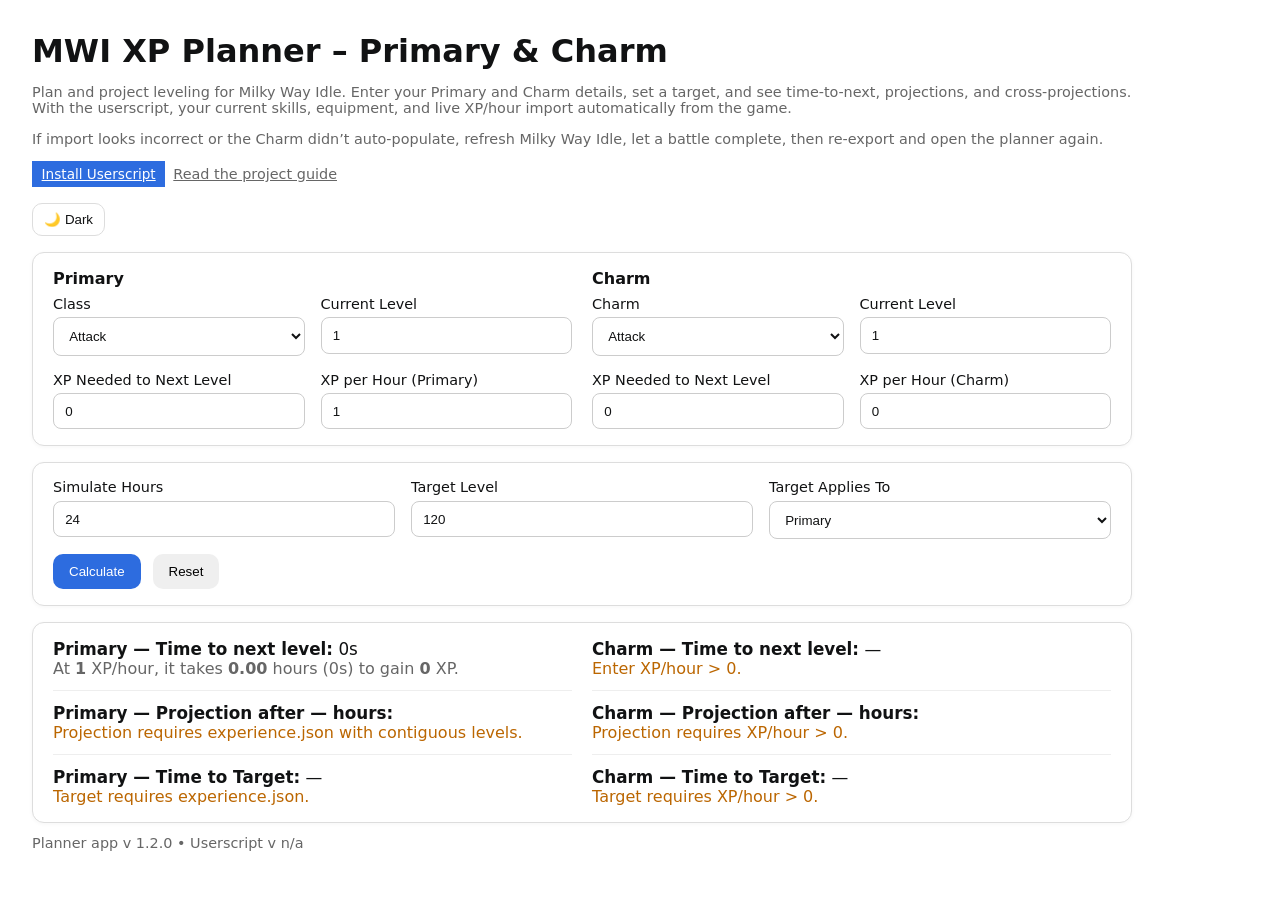
<file: index.html>
<!doctype html>
<html lang="en" data-theme="light">
<head>
  <meta charset="utf-8" />
  <title>MWI XP Planner — Primary & Charm (Target-Aware)</title>
  <meta name="viewport" content="width=device-width, initial-scale=1" />
  <link rel="stylesheet" href="styles.css" />
  <script defer src="app.js"></script>
</head>
<body>
  <div class="row header">
    <div>
      <h1>MWI XP Planner – Primary & Charm</h1>
      <p class="muted small">
        Plan and project leveling for Milky Way Idle. Enter your Primary and Charm details, set a target, and see time‑to‑next, projections, and cross‑projections. With the userscript, your current skills, equipment, and live XP/hour import automatically from the game.
      </p>
      <p class="muted small" style="margin-top:.25rem;">
        If import looks incorrect or the Charm didn’t auto‑populate, refresh Milky Way Idle, let a battle complete, then re‑export and open the planner again.
      </p>
      <div class="row" style="gap:.5rem; flex-wrap:wrap; margin-top:4px;">
        <a id="installUserscriptBtn" href="https://greasyfork.org/en/scripts/555252-mwi-xp-planner" target="_blank" rel="noopener noreferrer" class="primary-btn" style="padding:.3rem .6rem; font-size:.85rem;">Install Userscript</a>
        <a href="https://github.com/IgnantGaming/MWI_XP_Planner#MWI_XP_Planner" target="_blank" rel="noopener noreferrer" class="small muted" style="display:inline-block; align-self:center;">Read the project guide</a>
      </div>
    </div>
    <button id="themeBtn" class="theme-toggle" title="Toggle theme">🌙 Dark</button>
  </div>

  <!-- Imported skills (from Tampermonkey or bookmarklet via #cs=...) -->
  <div class="card" id="skillsCard" style="display:none;">
    <div class="row" style="justify-content:space-between;align-items:center;">
      <div>
        <div class="out"><strong>Player Skills (imported)</strong></div>
        <div class="small muted" id="skillsMeta"></div>
      </div>
      <div class="row small muted">
        <span id="skillsStatus"></span>
      </div>
    </div>
    <div class="table-wrap">
      <table class="grid-table" id="skillsTable" aria-label="Imported combat skills">
        <thead>
          <tr>
            <th>Skill</th>
            <th style="text-align:right;">Level</th>
            <th style="text-align:right;">Total XP</th>
            <th style="text-align:right;">XP to Next</th>
          </tr>
        </thead>
        <tbody></tbody>
      </table>
    </div>
  </div>

  <!-- CORS-safe local file fallback -->
  <div id="fileBanner" class="banner">
    <strong>Local file mode:</strong> Your browser blocked <code>fetch()</code> for <code>experience.json</code>.
    Choose the file manually: <input id="fileInput" type="file" accept="application/json,.json" />
    <span id="fileStatus" class="muted" style="margin-left:.5rem;"></span>
  </div>

  <!-- Primary / Charm inputs -->
  <div class="card two-col">
    <div id="primaryPanel">
      <div class="section-title">Primary</div>
      <div class="grid">
        <div>
          <label for="primaryType">Class</label>
          <select id="primaryType">
            <option>Attack</option>
            <option>Defense</option>
            <option>Magic</option>
            <option>Melee</option>
            <option>Range</option>
          </select>
        </div>
        <div>
          <label for="primaryLevel">Current Level</label>
          <input id="primaryLevel" type="number" min="1" step="1" value="1" />
        </div>
        <div>
          <label for="primaryRemaining">XP Needed to Next Level</label>
          <input id="primaryRemaining" type="number" min="0" step="1" value="0" />
        </div>
        <div>
          <label for="primaryRate">XP per Hour (Primary)</label>
          <input id="primaryRate" type="number" min="0" step="1" value="1" />
        </div>
      </div>
    </div>

    <div id="charmPanel">
      <div class="section-title">Charm</div>
      <div class="grid">
        <div>
          <label for="charmType">Charm</label>
          <select id="charmType">
            <option>Attack</option>
            <option>Defense</option>
            <option>Intelligence</option>
            <option>Stamina</option>
          </select>
        </div>
        <div>
          <label for="charmLevel">Current Level</label>
          <input id="charmLevel" type="number" min="1" step="1" value="1" />
        </div>
        <div>
          <label for="charmRemaining">XP Needed to Next Level</label>
          <input id="charmRemaining" type="number" min="0" step="1" value="0" />
        </div>
        <div>
          <label for="charmRate">XP per Hour (Charm)</label>
          <input id="charmRate" type="number" min="0" step="1" value="0" />
        </div>
      </div>
    </div>
  </div>

  <!-- Global controls -->
  <div class="card">
    <div class="grid">
      <div>
        <label for="simHours">Simulate Hours</label>
        <input id="simHours" type="number" min="0" step="0.1" value="24" />
      </div>
      <div>
        <label for="targetLevel">Target Level</label>
        <input id="targetLevel" type="number" min="1" step="1" value="120" />
      </div>
      <div>
        <label for="targetApplies">Target Applies To</label>
        <select id="targetApplies">
          <option value="primary" selected>Primary</option>
          <option value="charm">Charm</option>
        </select>
      </div>
    </div>
    <div class="row" style="margin-top:.9rem;">
      <button class="primary-btn" id="calcBtn">Calculate</button>
      <button id="resetBtn">Reset</button>
    </div>
  </div>

  <!-- Outputs -->
  <div class="card two-col">
    <div>
      <div class="out"><strong>Primary — Time to next level:</strong> <span id="p_timeNext">—</span></div>
      <div class="muted" id="p_details">Enter Primary rate and remaining XP.</div>
      <hr/>
      <div class="out"><strong>Primary — Projection after <span id="p_hoursEcho">—</span> hours:</strong></div>
      <div class="muted" id="p_projection">Enter hours and click Calculate.</div>
      <hr/>
      <div class="out"><strong>Primary — Time to Target:</strong> <span id="p_timeTarget">—</span></div>
      <div class="muted" id="p_targetDetails">Set Target Level and click Calculate.</div>
      <div class="muted" id="p_crossNote"></div>
    </div>
    <div>
      <div class="out"><strong>Charm — Time to next level:</strong> <span id="c_timeNext">—</span></div>
      <div class="muted" id="c_details">Enter Charm rate and remaining XP.</div>
      <hr/>
      <div class="out"><strong>Charm — Projection after <span id="c_hoursEcho">—</span> hours:</strong></div>
      <div class="muted" id="c_projection">Enter hours and click Calculate.</div>
      <hr/>
      <div class="out"><strong>Charm — Time to Target:</strong> <span id="c_timeTarget">—</span></div>
      <div class="muted" id="c_targetDetails">Set Target Level and click Calculate.</div>
      <div class="muted" id="c_crossNote"></div>
    </div>
  </div>

  
  <div class="row header" style="justify-content:space-between;align-items:center; margin-top: 12px;">
    <div class="small muted" id="footerVersions">
      Planner app v <span id="appVer">?</span> • Userscript v <span id="usVer">n/a</span>
    </div>
  </div>

</body>
</html>
</file>
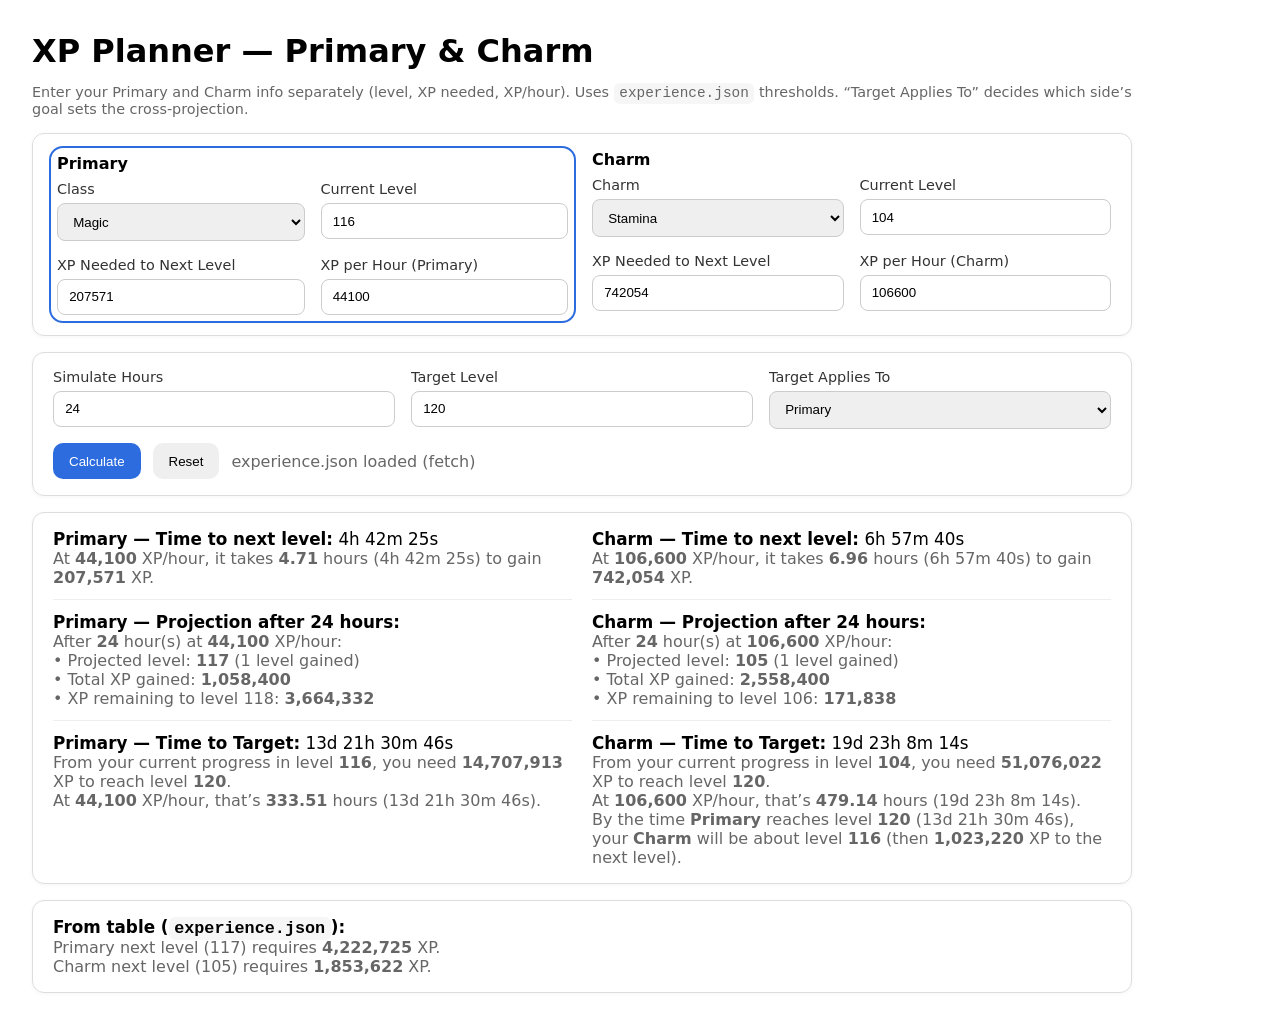
<file: xp_planner.html>
<!doctype html>
<html lang="en">
<head>
  <meta charset="utf-8" />
  <title>XP Planner — Primary & Charm (Target-Aware)</title>
  <meta name="viewport" content="width=device-width, initial-scale=1" />
  <style>
    :root { font-family: system-ui, Segoe UI, Roboto, Helvetica, Arial, sans-serif; }
    * { box-sizing: border-box; }
    body { margin: 2rem; max-width: 1100px; }
    h1 { margin: 0 0 .5rem 0; }
    .muted { color:#666; }
    .small { font-size:.9rem; }
    .card { border:1px solid #ddd; border-radius:12px; padding:1rem 1.25rem; box-shadow:0 1px 4px rgba(0,0,0,.04); margin-top:1rem; }
    .grid { display:grid; gap:1rem; grid-template-columns: repeat(auto-fit, minmax(240px, 1fr)); }
    label { display:block; font-size:.9rem; margin-bottom:.35rem; color:#333; }
    input, select { width:100%; padding:.6rem .7rem; border:1px solid #ccc; border-radius:8px; display:block; }
    button { padding:.65rem 1rem; border-radius:10px; border:0; cursor:pointer; }
    .primary-btn { background:#2d6cdf; color:#fff; }
    .row { display:flex; gap:.75rem; align-items:center; flex-wrap:wrap; }
    .out  { font-size:1.05rem; }
    .err  { color:#c33; }
    .warn { color:#b60; }
    .good { color:#0b7; }
    code  { background:#f6f6f6; padding:.15rem .35rem; border-radius:6px; }
    .banner { background:#fff8e1; border:1px solid #f0d98a; border-radius:10px; padding:.75rem 1rem; display:none; margin-top:1rem; }
    .two-col { display:grid; gap:1.25rem; grid-template-columns:1fr; }
    @media (min-width: 900px) { .two-col { grid-template-columns:1fr 1fr; } }
    .section-title { font-weight:600; margin-bottom:.5rem; }
    .panel-focus { outline:2px solid #2d6cdf; outline-offset:2px; border-radius:10px; padding:.25rem; }
    hr { border:0; border-top:1px solid #eee; margin:.75rem 0; }
  </style>
</head>
<body>
  <h1>XP Planner — Primary & Charm</h1>
  <p class="muted small">
    Enter your Primary and Charm info separately (level, XP needed, XP/hour). Uses <code>experience.json</code> thresholds.
    “Target Applies To” decides which side’s goal sets the cross-projection.
  </p>

  <!-- CORS-safe local file fallback -->
  <div id="fileBanner" class="banner">
    <strong>Local file mode:</strong> Your browser blocked <code>fetch()</code> for <code>experience.json</code>.  
    Choose the file manually: <input id="fileInput" type="file" accept="application/json,.json" />
    <span id="fileStatus" class="muted" style="margin-left:.5rem;"></span>
  </div>

  <!-- Primary / Charm inputs -->
  <div class="card two-col">
    <div id="primaryPanel">
      <div class="section-title">Primary</div>
      <div class="grid">
        <div>
          <label for="primaryType">Class</label>
          <select id="primaryType">
            <option>Magic</option>
            <option>Melee</option>
            <option>Range</option>
          </select>
        </div>
        <div>
          <label for="primaryLevel">Current Level</label>
          <input id="primaryLevel" type="number" min="1" step="1" value="116" />
        </div>
        <div>
          <label for="primaryRemaining">XP Needed to Next Level</label>
          <input id="primaryRemaining" type="number" min="0" step="1" value="207571" />
        </div>
        <div>
          <label for="primaryRate">XP per Hour (Primary)</label>
          <input id="primaryRate" type="number" min="0" step="1" value="44100" />
        </div>
      </div>
    </div>

    <div id="charmPanel">
      <div class="section-title">Charm</div>
      <div class="grid">
        <div>
          <label for="charmType">Charm</label>
          <select id="charmType">
            <option>Stamina</option>
            <option>Intelligence</option>
            <option>Attack</option>
            <option>Defense</option>
          </select>
        </div>
        <div>
          <label for="charmLevel">Current Level</label>
          <input id="charmLevel" type="number" min="1" step="1" value="104" />
        </div>
        <div>
          <label for="charmRemaining">XP Needed to Next Level</label>
          <input id="charmRemaining" type="number" min="0" step="1" value="742054" />
        </div>
        <div>
          <label for="charmRate">XP per Hour (Charm)</label>
          <input id="charmRate" type="number" min="0" step="1" value="106600" />
        </div>
      </div>
    </div>
  </div>

  <!-- Global controls -->
  <div class="card">
    <div class="grid">
      <div>
        <label for="simHours">Simulate Hours</label>
        <input id="simHours" type="number" min="0" step="0.1" value="24" />
      </div>
      <div>
        <label for="targetLevel">Target Level</label>
        <input id="targetLevel" type="number" min="1" step="1" value="120" />
      </div>
      <div>
        <label for="targetApplies">Target Applies To</label>
        <select id="targetApplies">
          <option value="primary" selected>Primary</option>
          <option value="charm">Charm</option>
        </select>
      </div>
    </div>
    <div class="row" style="margin-top:.9rem;">
      <button class="primary-btn" id="calcBtn">Calculate</button>
      <button id="resetBtn">Reset</button>
      <span id="status" class="muted"></span>
    </div>
  </div>

  <!-- Outputs -->
  <div class="card two-col">
    <div>
      <div class="out"><strong>Primary — Time to next level:</strong> <span id="p_timeNext">—</span></div>
      <div class="muted" id="p_details">Enter Primary rate and remaining XP.</div>
      <hr/>
      <div class="out"><strong>Primary — Projection after <span id="p_hoursEcho">—</span> hours:</strong></div>
      <div class="muted" id="p_projection">Enter hours and click Calculate.</div>
      <hr/>
      <div class="out"><strong>Primary — Time to Target:</strong> <span id="p_timeTarget">—</span></div>
      <div class="muted" id="p_targetDetails">Set Target Level and click Calculate.</div>
      <div class="muted" id="p_crossNote"></div>
    </div>
    <div>
      <div class="out"><strong>Charm — Time to next level:</strong> <span id="c_timeNext">—</span></div>
      <div class="muted" id="c_details">Enter Charm rate and remaining XP.</div>
      <hr/>
      <div class="out"><strong>Charm — Projection after <span id="c_hoursEcho">—</span> hours:</strong></div>
      <div class="muted" id="c_projection">Enter hours and click Calculate.</div>
      <hr/>
      <div class="out"><strong>Charm — Time to Target:</strong> <span id="c_timeTarget">—</span></div>
      <div class="muted" id="c_targetDetails">Set Target Level and click Calculate.</div>
      <div class="muted" id="c_crossNote"></div>
    </div>
  </div>

  <div class="card">
    <div class="out"><strong>From table (<code>experience.json</code>):</strong></div>
    <div class="muted" id="tableInfo">Waiting for file load…</div>
  </div>

  <script>
    const els = {
      // primary
      primaryType: document.getElementById('primaryType'),
      primaryLevel: document.getElementById('primaryLevel'),
      primaryRemaining: document.getElementById('primaryRemaining'),
      primaryRate: document.getElementById('primaryRate'),
      // charm
      charmType: document.getElementById('charmType'),
      charmLevel: document.getElementById('charmLevel'),
      charmRemaining: document.getElementById('charmRemaining'),
      charmRate: document.getElementById('charmRate'),
      // global
      simHours: document.getElementById('simHours'),
      targetLevel: document.getElementById('targetLevel'),
      targetApplies: document.getElementById('targetApplies'),
      calcBtn: document.getElementById('calcBtn'),
      resetBtn: document.getElementById('resetBtn'),
      status: document.getElementById('status'),
      tableInfo: document.getElementById('tableInfo'),
      // outputs — primary
      p_timeNext: document.getElementById('p_timeNext'),
      p_details: document.getElementById('p_details'),
      p_projection: document.getElementById('p_projection'),
      p_hoursEcho: document.getElementById('p_hoursEcho'),
      p_timeTarget: document.getElementById('p_timeTarget'),
      p_targetDetails: document.getElementById('p_targetDetails'),
      p_crossNote: document.getElementById('p_crossNote'),
      primaryPanel: document.getElementById('primaryPanel'),
      // outputs — charm
      c_timeNext: document.getElementById('c_timeNext'),
      c_details: document.getElementById('c_details'),
      c_projection: document.getElementById('c_projection'),
      c_hoursEcho: document.getElementById('c_hoursEcho'),
      c_timeTarget: document.getElementById('c_timeTarget'),
      c_targetDetails: document.getElementById('c_targetDetails'),
      c_crossNote: document.getElementById('c_crossNote'),
      charmPanel: document.getElementById('charmPanel'),
      // file
      fileBanner: document.getElementById('fileBanner'),
      fileInput: document.getElementById('fileInput'),
      fileStatus: document.getElementById('fileStatus'),
    };

    let xpTable = null;
    let sortedLevels = [];

    // ---- Load experience.json (with local-file fallback) ----
    function setTable(data, source='fetch') {
      xpTable = data;
      sortedLevels = Object.keys(xpTable).map(k => parseInt(k,10)).filter(Number.isInteger).sort((a,b)=>a-b);
      els.status.textContent = `experience.json loaded (${source})`;
      els.tableInfo.textContent = 'Enter values above to see per-level deltas.';
    }
    fetch('experience.json')
      .then(r => { if (!r.ok) throw new Error('HTTP ' + r.status); return r.json(); })
      .then(data => setTable(data, 'fetch'))
      .catch(() => {
        els.fileBanner.style.display = 'block';
        els.fileStatus.textContent = 'Choose your experience.json to load it locally.';
      });
    els.fileInput?.addEventListener('change', e => {
      const file = e.target.files?.[0]; if (!file) return;
      const reader = new FileReader();
      reader.onload = () => {
        try { setTable(JSON.parse(reader.result), 'file'); els.fileStatus.textContent = `Loaded: ${file.name}`; }
        catch(err){ els.fileStatus.textContent = `Invalid JSON: ${err.message}`; }
      };
      reader.onerror = () => els.fileStatus.textContent = 'Failed to read file.';
      reader.readAsText(file);
    });

    // ---- Helpers ----
    function formatDuration(hoursFloat) {
      if (!isFinite(hoursFloat) || hoursFloat < 0) return '—';
      const totalSeconds = Math.round(hoursFloat * 3600);
      const d = Math.floor(totalSeconds / 86400);
      const h = Math.floor((totalSeconds % 86400) / 3600);
      const m = Math.floor((totalSeconds % 3600) / 60);
      const s = totalSeconds % 60;
      const parts = [];
      if (d) parts.push(d + 'd');
      if (h) parts.push(h + 'h');
      if (m) parts.push(m + 'm');
      if (s || parts.length === 0) parts.push(s + 's');
      return parts.join(' ');
    }
    const req = lvl => xpTable?.[String(lvl)];
    function delta(lvl){
      const a = req(lvl), b = req(lvl+1);
      if (typeof a !== 'number' || typeof b !== 'number') return null;
      return Math.max(0, b - a);
    }
    function currentTotalXP(level, remaining) {
      const d = delta(level);
      const base = req(level);
      if (typeof base !== 'number' || d == null) return null;
      const progress = Math.max(0, d - remaining);
      return base + progress;
    }
    function findLevelForTotalXP(totalXP) {
      if (!xpTable || !sortedLevels.length) return null;
      let lo=0, hi=sortedLevels.length-1, ans=sortedLevels[0];
      while (lo<=hi) {
        const mid=(lo+hi)>>1, lvl=sortedLevels[mid], need=req(lvl);
        if (need<=totalXP){ ans=lvl; lo=mid+1; } else { hi=mid-1; }
      }
      return ans;
    }
    function projectAfterHours(level, remaining, rate, hours) {
      const cur = currentTotalXP(level, remaining);
      if (cur == null) return null;
      const gained = Math.max(0, rate) * Math.max(0, hours);
      const tot = cur + gained;
      const pl = findLevelForTotalXP(tot);
      if (pl == null) return null;
      const nextReq = req(pl + 1);
      const remToNext = (typeof nextReq === 'number') ? Math.max(0, Math.ceil(nextReq - tot)) : null;
      return { projectedLevel: pl, totalXP: tot, remainingToNext: remToNext, gained };
    }
    function hoursToTarget(level, remaining, rate, targetLevel) {
      const cur = currentTotalXP(level, remaining);
      const targetTotal = req(targetLevel);
      if (cur == null || typeof targetTotal !== 'number' || rate <= 0) return null;
      const xpNeeded = Math.max(0, targetTotal - cur);
      return { hours: xpNeeded / rate, xpNeeded };
    }

    // ---- Side calculators (Primary/Charm) ----
    function calcSide(side) {
      const isP = side === 'p';
      const level = parseInt(isP ? els.primaryLevel.value : els.charmLevel.value, 10);
      const remaining = parseFloat(isP ? els.primaryRemaining.value : els.charmRemaining.value);
      const rate = parseFloat(isP ? els.primaryRate.value : els.charmRate.value);
      const simHrs = parseFloat(els.simHours.value);

      const outTimeNext = isP ? els.p_timeNext : els.c_timeNext;
      const details = isP ? els.p_details : els.c_details;
      const proj = isP ? els.p_projection : els.c_projection;
      const hoursEcho = isP ? els.p_hoursEcho : els.c_hoursEcho;
      const timeTarget = isP ? els.p_timeTarget : els.c_timeTarget;
      const targetDetails = isP ? els.p_targetDetails : els.c_targetDetails;

      // Validation
      if (!Number.isInteger(level) || level < 1) {
        outTimeNext.textContent = '—';
        details.innerHTML = '<span class="err">Enter a valid level (>= 1).</span>';
        proj.innerHTML = '<span class="warn">Projection requires a valid level.</span>';
        timeTarget.textContent = '—';
        targetDetails.innerHTML = '<span class="warn">Target requires a valid level.</span>';
        return { ok:false };
      }
      if (!isFinite(remaining) || remaining < 0) {
        outTimeNext.textContent = '—';
        details.innerHTML = '<span class="err">Enter a non-negative “XP Needed”.</span>';
        proj.innerHTML = '<span class="warn">Projection requires a valid “XP Needed”.</span>';
        timeTarget.textContent = '—';
        targetDetails.innerHTML = '<span class="warn">Target requires a valid “XP Needed”.</span>';
        return { ok:false };
      }
      if (!isFinite(rate) || rate <= 0) {
        outTimeNext.textContent = '—';
        details.innerHTML = '<span class="warn">Enter XP/hour > 0.</span>';
        proj.innerHTML = '<span class="warn">Projection requires XP/hour > 0.</span>';
        timeTarget.textContent = '—';
        targetDetails.innerHTML = '<span class="warn">Target requires XP/hour > 0.</span>';
        return { ok:false };
      }

      // Time to next
      const hNext = remaining / rate;
      outTimeNext.textContent = formatDuration(hNext);
      details.innerHTML = `
        At <strong>${rate.toLocaleString()}</strong> XP/hour, it takes
        <strong>${hNext.toFixed(2)}</strong> hours (${formatDuration(hNext)})
        to gain <strong>${remaining.toLocaleString()}</strong> XP.
      `;

      if (!xpTable || delta(level) == null) {
        proj.innerHTML = '<span class="warn">Projection requires experience.json with contiguous levels.</span>';
        timeTarget.textContent = '—';
        targetDetails.innerHTML = '<span class="warn">Target requires experience.json.</span>';
        return { ok:false };
      }

      // Projection after N hours
      hoursEcho.textContent = (isFinite(simHrs) && simHrs >= 0) ? simHrs : '—';
      if (isFinite(simHrs) && simHrs >= 0) {
        const p = projectAfterHours(level, remaining, rate, simHrs);
        if (!p) {
          proj.innerHTML = '<span class="err">Could not project (table missing).</span>';
        } else {
          const { projectedLevel, gained, remainingToNext } = p;
          const levelsGained = Math.max(0, projectedLevel - level);
          proj.innerHTML = `
            After <strong>${simHrs}</strong> hour(s) at <strong>${rate.toLocaleString()}</strong> XP/hour:<br/>
            • Projected level: <strong>${projectedLevel}</strong> (${levelsGained} level${levelsGained === 1 ? '' : 's'} gained)<br/>
            • Total XP gained: <strong>${Math.round(gained).toLocaleString()}</strong><br/>
            ${remainingToNext != null
              ? `• XP remaining to level ${projectedLevel + 1}: <strong>${remainingToNext.toLocaleString()}</strong>`
              : '• You are at or beyond the highest level in the table.'}
          `;
        }
      } else {
        proj.innerHTML = '<span class="warn">Enter a non-negative number of hours to simulate.</span>';
      }

      // Own time-to-target (not cross)
      const target = parseInt(els.targetLevel.value, 10);
      const h2t = Number.isInteger(target) ? hoursToTarget(level, remaining, rate, target) : null;
      if (!Number.isInteger(target)) {
        timeTarget.textContent = '—';
        targetDetails.innerHTML = '<span class="warn">Enter a target level.</span>';
      } else if (!h2t) {
        timeTarget.textContent = '—';
        if (target <= level) {
          targetDetails.innerHTML = `Already level <strong>${level}</strong> (target: ${target}).`;
        } else {
          targetDetails.innerHTML = '<span class="warn">Cannot compute time to target (check table & XP/hour).</span>';
        }
      } else {
        timeTarget.textContent = formatDuration(h2t.hours);
        targetDetails.innerHTML = `
          From your current progress in level <strong>${level}</strong>, you need
          <strong>${h2t.xpNeeded.toLocaleString()}</strong> XP to reach level <strong>${target}</strong>.<br/>
          At <strong>${rate.toLocaleString()}</strong> XP/hour, that’s
          <strong>${h2t.hours.toFixed(2)}</strong> hours (${formatDuration(h2t.hours)}).
        `;
      }

      return { ok:true, level, remaining, rate, hNext, h2t };
    }

    function calculate() {
      // Cleanup focus outlines
      els.primaryPanel.classList.remove('panel-focus');
      els.charmPanel.classList.remove('panel-focus');
      els.p_crossNote.textContent = '';
      els.c_crossNote.textContent = '';

      // Quick per-level deltas summary
      if (xpTable) {
        const pl = parseInt(els.primaryLevel.value, 10);
        const cl = parseInt(els.charmLevel.value, 10);
        const pd = Number.isInteger(pl) ? delta(pl) : null;
        const cd = Number.isInteger(cl) ? delta(cl) : null;
        let html = '';
        if (Number.isInteger(pl) && pd != null) {
          html += `Primary next level (${pl+1}) requires <strong>${pd.toLocaleString()}</strong> XP.<br/>`;
        }
        if (Number.isInteger(cl) && cd != null) {
          html += `Charm next level (${cl+1}) requires <strong>${cd.toLocaleString()}</strong> XP.`;
        }
        els.tableInfo.innerHTML = html || 'Enter levels to see per-level deltas.';
      } else {
        els.tableInfo.textContent = 'experience.json not loaded.';
      }

      // Compute each side
      const P = calcSide('p');
      const C = calcSide('c');

      // Cross-target logic
      const applies = els.targetApplies.value; // 'primary' or 'charm'
      const target = parseInt(els.targetLevel.value, 10);

      if (!xpTable || !Number.isInteger(target)) {
        // nothing extra to do
      } else if (applies === 'primary' && P?.ok && P?.h2t?.hours != null) {
        // Primary’s goal sets the time; project Charm at those hours
        els.primaryPanel.classList.add('panel-focus');
        const hoursForPrimaryGoal = P.h2t.hours;
        const charmL = parseInt(els.charmLevel.value, 10);
        const charmRem = parseFloat(els.charmRemaining.value);
        const charmRate = parseFloat(els.charmRate.value);
        const projC = projectAfterHours(charmL, charmRem, charmRate, hoursForPrimaryGoal);
        if (projC) {
          const { projectedLevel, remainingToNext } = projC;
          els.c_crossNote.innerHTML =
            `By the time <strong>Primary</strong> reaches level <strong>${target}</strong> (${formatDuration(hoursForPrimaryGoal)}), ` +
            `your <strong>Charm</strong> will be about level <strong>${projectedLevel}</strong>` +
            (remainingToNext != null ? ` (then <strong>${remainingToNext.toLocaleString()}</strong> XP to the next level).` : '.');
        } else {
          els.c_crossNote.innerHTML = `<span class="warn">Couldn’t project Charm at Primary’s target time (check Charm inputs).</span>`;
        }
      } else if (applies === 'charm' && C?.ok && C?.h2t?.hours != null) {
        // Charm’s goal sets the time; project Primary at those hours
        els.charmPanel.classList.add('panel-focus');
        const hoursForCharmGoal = C.h2t.hours;
        const pL = parseInt(els.primaryLevel.value, 10);
        const pRem = parseFloat(els.primaryRemaining.value);
        const pRate = parseFloat(els.primaryRate.value);
        const projP = projectAfterHours(pL, pRem, pRate, hoursForCharmGoal);
        if (projP) {
          const { projectedLevel, remainingToNext } = projP;
          els.p_crossNote.innerHTML =
            `By the time <strong>Charm</strong> reaches level <strong>${target}</strong> (${formatDuration(hoursForCharmGoal)}), ` +
            `your <strong>Primary</strong> will be about level <strong>${projectedLevel}</strong>` +
            (remainingToNext != null ? ` (then <strong>${remainingToNext.toLocaleString()}</strong> XP to the next level).` : '.');
        } else {
          els.p_crossNote.innerHTML = `<span class="warn">Couldn’t project Primary at Charm’s target time (check Primary inputs).</span>`;
        }
      }
    }

    els.calcBtn.addEventListener('click', calculate);
    [
      'primaryLevel','primaryRemaining','primaryRate',
      'charmLevel','charmRemaining','charmRate',
      'simHours','targetLevel','targetApplies'
    ].forEach(id => document.getElementById(id).addEventListener('change', calculate));
    [
      'primaryLevel','primaryRemaining','primaryRate',
      'charmLevel','charmRemaining','charmRate',
      'simHours','targetLevel'
    ].forEach(id => document.getElementById(id).addEventListener('keydown', e => { if (e.key === 'Enter') calculate(); }));

    els.resetBtn.addEventListener('click', () => {
      els.primaryType.value = 'Magic';
      els.primaryLevel.value = 116;
      els.primaryRemaining.value = 207571;
      els.primaryRate.value = 44100;
      els.charmType.value = 'Stamina';
      els.charmLevel.value = 104;
      els.charmRemaining.value = 742054;
      els.charmRate.value = 106600;
      els.simHours.value = 24;
      els.targetLevel.value = 120;
      els.targetApplies.value = 'primary';
      [
        els.p_timeNext, els.c_timeNext, els.p_timeTarget, els.c_timeTarget
      ].forEach(el => el.textContent = '—');
      els.p_details.textContent = 'Enter Primary rate and remaining XP.';
      els.c_details.textContent = 'Enter Charm rate and remaining XP.';
      els.p_projection.textContent = 'Enter hours and click Calculate.';
      els.c_projection.textContent = 'Enter hours and click Calculate.';
      els.p_hoursEcho.textContent = '—';
      els.c_hoursEcho.textContent = '—';
      els.p_targetDetails.textContent = 'Set Target Level and click Calculate.';
      els.c_targetDetails.textContent = 'Set Target Level and click Calculate.';
      els.p_crossNote.textContent = '';
      els.c_crossNote.textContent = '';
      els.primaryPanel.classList.remove('panel-focus');
      els.charmPanel.classList.remove('panel-focus');
      els.tableInfo.textContent = 'Waiting for file load…';
    });

    // Calculate once after load
    window.addEventListener('load', () => setTimeout(calculate, 50));
  </script>
</body>
</html>
</file>
<file: styles.css>
/* ---------- THEME VARIABLES ---------- */
:root {
  /* Light theme defaults */
  --bg: #ffffff;
  --text: #111213;
  --muted: #666;
  --border: #ddd;
  --border-strong: #eee;
  --card-bg: #ffffff;
  --shadow: rgba(0,0,0,.04);
  --input-bg: #fff;
  --input-border: #ccc;
  --kbd-bg: #f6f6f6;
  --banner-bg: #fff8e1;
  --banner-border: #f0d98a;
  --primary: #2d6cdf;
  --err: #c33;
  --warn: #b60;
  --good: #0b7;
}
@media (prefers-color-scheme: dark) {
  :root {
    /* Dark defaults (used unless user overrides with toggle) */
    --bg: #0f1115;
    --text: #e6e6e6;
    --muted: #a7a7a7;
    --border: #272a33;
    --border-strong: #2e323d;
    --card-bg: #141820;
    --shadow: rgba(0,0,0,.3);
    --input-bg: #11151c;
    --input-border: #2b2f3a;
    --kbd-bg: #1a1f27;
    --banner-bg: #1d2330;
    --banner-border: #373d4b;
    --primary: #5b8cff;
    --err: #ff6b6b;
    --warn: #ffb454;
    --good: #4fd1a5;
  }
}
/* Force dark when user toggles it */
[data-theme="dark"] {
  --bg: #0f1115;
  --text: #e6e6e6;
  --muted: #a7a7a7;
  --border: #272a33;
  --border-strong: #2e323d;
  --card-bg: #141820;
  --shadow: rgba(0,0,0,.3);
  --input-bg: #11151c;
  --input-border: #2b2f3a;
  --kbd-bg: #1a1f27;
  --banner-bg: #1d2330;
  --banner-border: #373d4b;
  --primary: #5b8cff;
  --err: #ff6b6b;
  --warn: #ffb454;
  --good: #4fd1a5;
}

/* ---------- BASE STYLES ---------- */
:root { font-family: system-ui, Segoe UI, Roboto, Helvetica, Arial, sans-serif; }
* { box-sizing: border-box; }
html, body { background: var(--bg); color: var(--text); }
body { margin: 2rem; max-width: 1100px; }
h1 { margin: 0 0 .5rem 0; }
.muted { color: var(--muted); }
.small { font-size:.9rem; }
.card {
  background: var(--card-bg);
  border:1px solid var(--border);
  border-radius:12px;
  padding:1rem 1.25rem;
  box-shadow:0 1px 4px var(--shadow);
  margin-top:1rem;
}
.grid { display:grid; gap:1rem; grid-template-columns: repeat(auto-fit, minmax(240px, 1fr)); }
label { display:block; font-size:.9rem; margin-bottom:.35rem; color:var(--text); }
input, select {
  width:100%; padding:.6rem .7rem;
  background: var(--input-bg);
  color: var(--text);
  border:1px solid var(--input-border);
  border-radius:8px; display:block;
}
button { padding:.65rem 1rem; border-radius:10px; border:0; cursor:pointer; }
.primary-btn { background: var(--primary); color:#fff; }
.row { display:flex; gap:.75rem; align-items:center; flex-wrap:wrap; }
.header { justify-content:space-between; align-items:center; gap:1rem; }
.out  { font-size:1.05rem; }
.err  { color:var(--err); }
.warn { color:var(--warn); }
.good { color:var(--good); }
code  { background:var(--kbd-bg); padding:.15rem .35rem; border-radius:6px; }
.banner {
  background:var(--banner-bg);
  border:1px solid var(--banner-border);
  border-radius:10px;
  padding:.75rem 1rem; display:none; margin-top:1rem;
}
.two-col { display:grid; gap:1.25rem; grid-template-columns:1fr; }
@media (min-width: 900px) { .two-col { grid-template-columns:1fr 1fr; } }
.section-title { font-weight:600; margin-bottom:.5rem; }
.panel-focus { outline:2px solid var(--primary); outline-offset:2px; border-radius:10px; padding:.25rem; }
hr { border:0; border-top:1px solid var(--border-strong); margin:.75rem 0; }

/* Table styles */
.table-wrap { overflow:auto; margin-top:.5rem; }
.grid-table { width:100%; border-collapse: collapse; font-size:.95rem; }
.grid-table th, .grid-table td { padding:.5rem .6rem; border-top:1px solid var(--border-strong); }
.grid-table thead th { text-align:left; border-top:0; color:var(--muted); font-weight:600; }
.grid-table tbody tr:hover { background: rgba(0,0,0,.03); }
[data-theme="dark"] .grid-table tbody tr:hover { background: rgba(255,255,255,.03); }

/* Theme toggle button */
.theme-toggle {
  background: transparent;
  color: var(--text);
  border: 1px solid var(--border);
  padding:.5rem .7rem;
}
</file>
